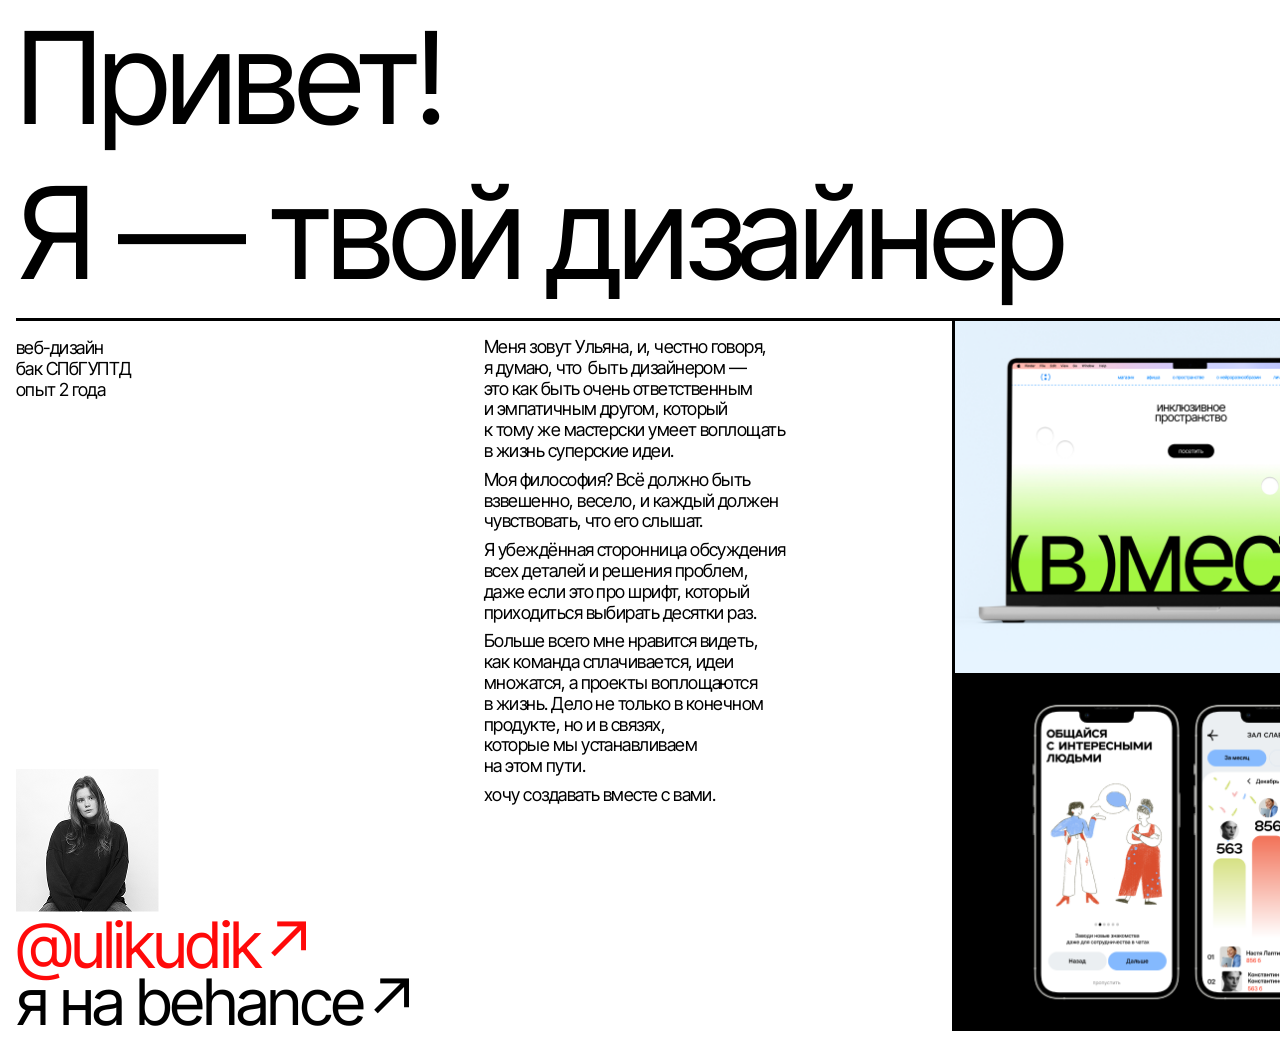
<file: index.html>
<!DOCTYPE html>
<html lang="ru">
<head>
  <meta charset="UTF-8" />
  <meta name="viewport" content="width=device-width, initial-scale=1.0" />

  <title>Uly K</title>

  <!-- Google Font -->
  <link href="https://fonts.googleapis.com/css2?family=Inter+Tight:wght@400&display=swap" rel="stylesheet">
  <!-- Украшаем вкладку вашим логотипом -->
  <link rel="icon" href="media/Ellipse 3423.png" type="image/png">



  <!-- CSS -->
  <link rel="stylesheet" href="css/main.css">
</head>

<body>

  <header class="header">
    <h1 class="header__title">Привет! Я&nbsp—&nbspтвой&nbspдизайнер</h1>
    <div class="header__line"></div>
  </header>

 <main class="scroll-container">
  <div class="grid">

    <!-- 1 колонка -->
    <section class="col col--about">
      <p class="about__meta">
        веб-дизайн<br>
        бак СПбГУПТД<br>
        опыт 2 года
      </p>

      <div class="about__bottom">
        <div class="about__avatar"> <img id="ul" src="media/UlyK.png" alt=""> </div>

        <div><a id="ulik" target="_blank" href="https://t.me/ulikudik">@ulikudik↗</a></div>
        <div class="about__contacts">
          <a target="_blank" href="https://www.behance.net/9a85e63d/projects">я на behance↗</a>
        </div>
        
      </div>
    </section>

    <!-- 2 колонка -->
    <section class="col col--bio">
      <div class="bio__text">
        <div><p>Меня зовут Ульяна, и,&nbspчестно говоря, я&nbspдумаю, что&nbsp быть дизайнером — это&nbspкак быть очень ответственным и&nbspэмпатичным другом, который к&nbspтому&nbspже&nbspмастерски умеет воплощать в&nbspжизнь суперские идеи. </p></div>
        <div><p>Моя философия? Всё должно быть взвешенно, весело, и каждый должен чувствовать, что его слышат. </p></div>
        <div><p>Я убеждённая сторонница обсуждения всех деталей и решения проблем, даже&nbspесли&nbspэто&nbspпро&nbspшрифт, который приходиться выбирать десятки раз. </p></div>
        <div><p>Больше всего мне нравится видеть, <br>как команда сплачивается, идеи множатся, а проекты воплощаются <br> в жизнь. Дело не только в конечном продукте, но и в связях,<br> которые мы устанавливаем <br>на этом пути.</p></div>
        <div><p>хочу создавать вместе с&nbspвами.</p></div>
      </div>
    </section>

    <section class="col col--F">

  <a class="card" href="vmeste.html">
    <p>Веб-сайт инклюзивного<br>пространства «(в)месте»</p>
    <img src="media/fvm.png" alt="">
  </a>
  
  <a class="card"  href="kamchat.html">
    <p>Мобильное приложение<br>для нетворкинга «КамЧат»</p>
    <img src="media/fkam.png" alt="">
  </a>

</section>


<section class="col col--4">

  <a class="card" href="slovo.html">
    <p>Сайт для музея славянской<br>письменности «слово»</p>
    <img src="media/fsl.png" alt="">
  </a>

  <a class="card"  href="enso.html">
    <p>Веб-трекер для отслеживания<br>продуктивности «enso»</p>
    <img src="media/fenso.png" alt="">
  </a>

</section>


<section class="col col--5">

  <a class="card"  href="tea.html">
    <p>Веб-сайт чайной<br>компании «teaspecialty»</p>
    <img src="media/ftea.png" alt="">
  </a>
  
  <a class="card"  href="luno.html">
    <p>Мобильное приложение<br>для робота «Luno»</p>
    <img src="media/fluno.png" alt="">
  </a>

</section>

    
     <!-- Колонка 3 -->
   



    <footer class="col col--footer">
      <h2>© 2026 <br> made by me</h2>
    </footer>

  
</main>

  <script type="module" src="js/main.js"></script>
</body>
</html>
</file>
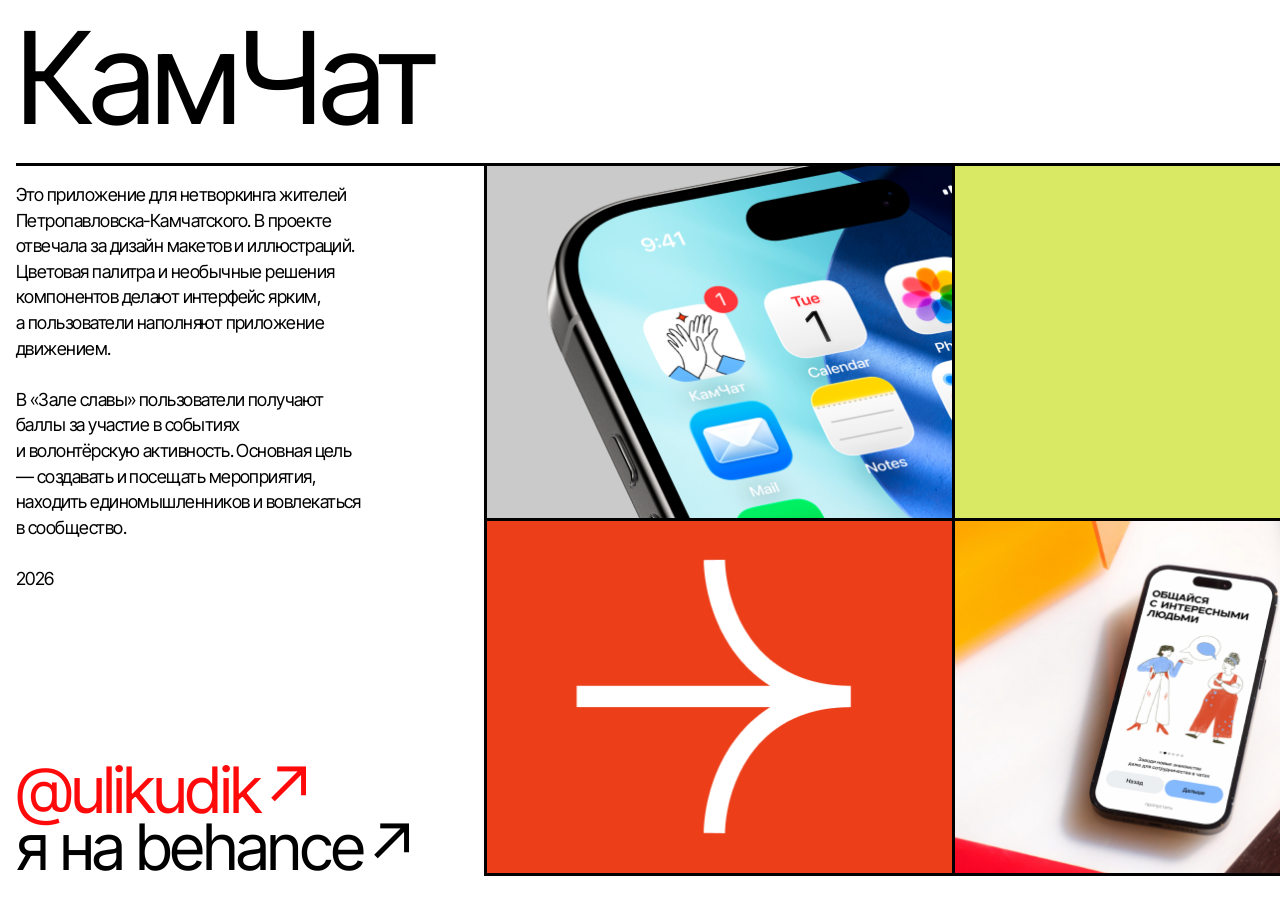
<file: kamchat.html>
<!DOCTYPE html>
<html lang="ru">
<head>
  <meta charset="UTF-8" />
  <meta name="viewport" content="width=device-width, initial-scale=1.0" />

  <title>Portfolio</title>

  <!-- Google Font -->
  <link href="https://fonts.googleapis.com/css2?family=Inter+Tight:wght@400&display=swap" rel="stylesheet">
  <link rel="icon" href="media/Ellipse 3423.png" type="image/png">
  <!-- CSS -->
  <link rel="stylesheet" href="css/main.css">
</head>

<body>

  <header class="header">
    <div class="shapka">
      <h1 class="header__title">КамЧат</h1>
      <a id="pr"  href="index.html">к другим проектам</a>
    </div>
    <div class="header__line"></div>
  </header>

 <main class="scroll-container">
  <div class="grid">

    <!-- 1 колонка -->
    <section class="col col--about">
      <div class="about__enso">
        <p>Это&nbsp;приложение для нетворкинга жителей Петропавловска-Камчатского. 
          В&nbsp;проекте отвечала за&nbsp;дизайн макетов и&nbsp;иллюстраций. 
          Цветовая палитра и&nbsp;необычные решения компонентов делают интерфейс ярким, 
          а&nbsp;пользователи наполняют приложение движением.<br><br>

          В&nbsp;«Зале славы» пользователи получают баллы за&nbsp;участие в&nbsp;событиях 
          и&nbsp;волонтёрскую активность. Основная цель — создавать и&nbsp;посещать 
          мероприятия, находить единомышленников и&nbsp;вовлекаться в&nbsp;сообщество.<br><br>
          2026
        </p>
      </div>

      <div class="about__bottom">
       

        <div><a id="ulik" target="_blank" href="https://t.me/ulikudik">@ulikudik↗</a></div>
        <div class="about__contacts">
          <a target="_blank" href="https://www.behance.net/9a85e63d/projects">я на behance↗</a>
        </div>
        
      </div>
    </section>

    
  
    <section class="col col--one">

      <div class="cardpro">
          
        <img src="media/kam/1.png" alt="">

      </div>
      <div class="cardpro">
          
        <img src="media/kam/2.png" alt="">

      </div>
        
    </section>    
   
    <section class="col col--one">

      <div class="cardpro">
          
        <img src="media/kam/3.png" alt="">

      </div>
      <div class="cardpro">
          
        <img src="media/kam/4.png" alt="">

      </div>
        
    </section>    
   
   
  
    

    <section class="col col--four">

      <div class="cardpro">
        <img src="media/kam/5.png" alt="">
      </div>
        
       
    </section> 
    
    <section class="col col--one">

         <div class="cardpro">
          
          <img  src="media/kam/6.png" alt="">
        </div>

        <div class="cardpro">
          
          <img src="media/kam/7.png" alt="">
        </div>

    </section> 
    
    

    <footer class="col col--fookam">

      <div class="team"> 
        <a class="sylk" target="_blank" href="https://rin4aym.github.io/Portfolio_rinata/index.html">Алёна Автореева</a>
        <a class="sylk" target="_blank" href="https://rin4aym.github.io/Portfolio_rinata/index.html">Рината Аймалетдинова</a>
        <a class="sylk" target="_blank" href="https://portfolio-vaskova-mila.tilda.ws/">Мила Васькова</a>
        <a class="sylk" target="_blank" href="https://merzlykovaksenia.vercel.app/">Ксения Мерзлякова</a>
        <a class="sylk" target="_blank" href="https://sait-portfolio-totskaya-olga.tilda.ws">Ольга Тоцкая</a>
        <p>и я!</p>

      </div>
    <a id="prj" target="_blank" href="https://www.figma.com/proto/EOreRC1uh6KQqAksMvKUAb/%D0%BA%D0%B0%D0%BC%D1%87%D0%B0%D1%82?node-id=80-483&t=3rL2xUFBFMjoMttY-1">узнать больше про проект↗</a>
    <h2>© 2026 <br> made by me</h2>
    </footer>

  </div>
</main>

  <script type="module" src="js/main.js"></script>
</body>
</html>
</file>
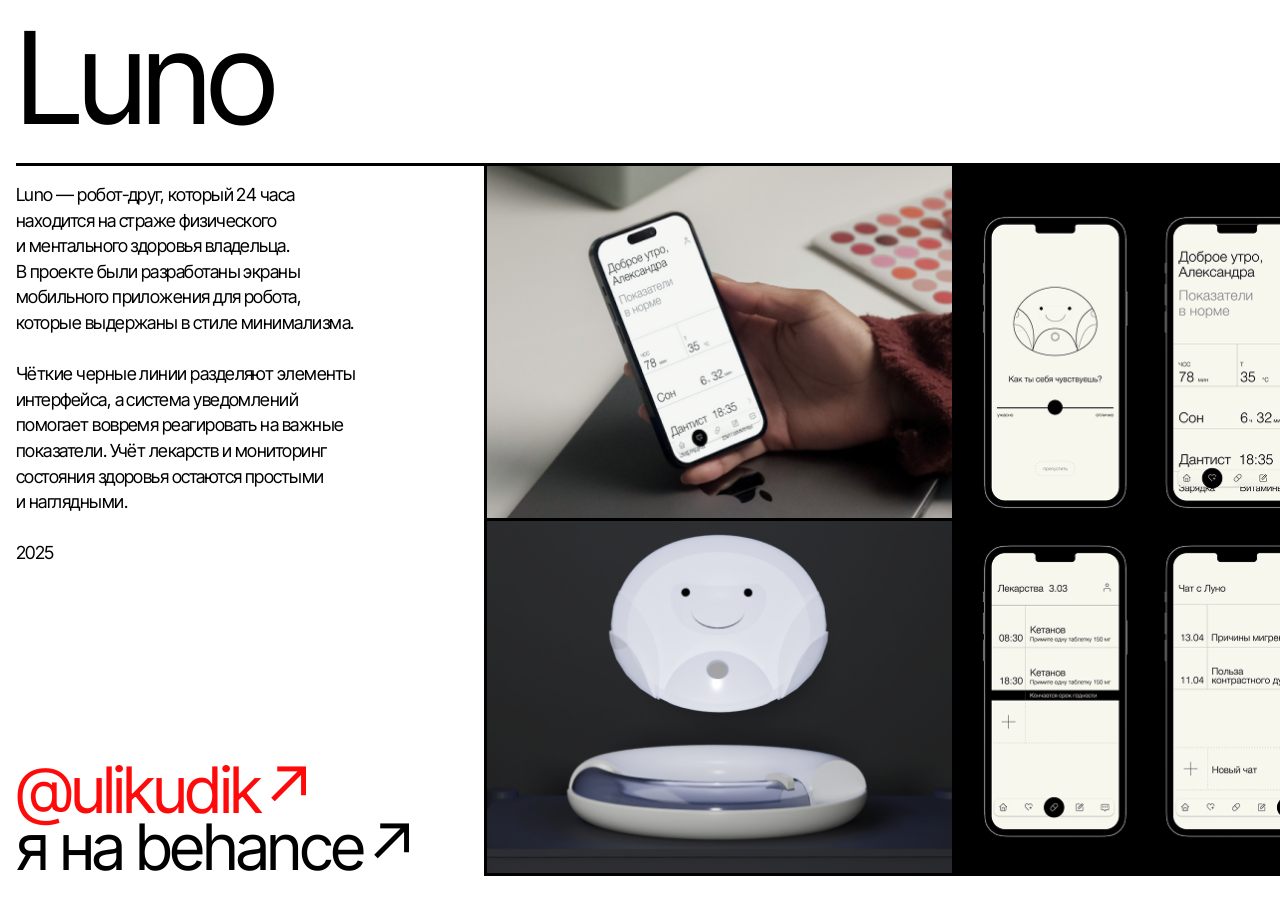
<file: luno.html>
<!DOCTYPE html>
<html lang="ru">
<head>
  <meta charset="UTF-8" />
  <meta name="viewport" content="width=device-width, initial-scale=1.0" />

  <title>Portfolio</title>

  <!-- Google Font -->
  <link href="https://fonts.googleapis.com/css2?family=Inter+Tight:wght@400&display=swap" rel="stylesheet">
  <link rel="icon" href="media/Ellipse 3423.png" type="image/png">
  <!-- CSS -->
  <link rel="stylesheet" href="css/main.css">
</head>

<body>

  <header class="header">
    <div class="shapka">
      <h1 class="header__title">Luno</h1>
      <a id="pr"  href="index.html">к другим проектам</a>
    </div>
    <div class="header__line"></div>
  </header>

 <main class="scroll-container">
  <div class="grid">

    <!-- 1 колонка -->
    <section class="col col--about">
      <div class="about__enso">
        <p>Luno&nbsp;— робот-друг, который 24&nbsp;часа находится на&nbsp;страже физического 
          и&nbsp;ментального здоровья владельца. В&nbsp;проекте были&nbsp;разработаны экраны 
          мобильного приложения для робота, которые выдержаны в&nbsp;стиле минимализма.<br><br>

          Чёткие черные линии разделяют элементы интерфейса, а&nbsp;система уведомлений 
          помогает вовремя реагировать на&nbsp;важные показатели. Учёт лекарств и&nbsp;мониторинг 
          состояния здоровья остаются простыми и&nbsp;наглядными.<br><br>
          2025
        </p>
      </div>

      <div class="about__bottom">
       

        <div><a id="ulik" target="_blank" href="https://t.me/ulikudik">@ulikudik↗</a></div>
        <div class="about__contacts">
          <a target="_blank" href="https://www.behance.net/9a85e63d/projects">я на behance↗</a>
        </div>
        
      </div>
    </section>

    
  
    <section class="col col--one">

      <div class="cardpro">
          
        <img src="media/luno/1.png" alt="">

      </div>
      <div class="cardpro">
          
        <img src="media/luno/2.png" alt="">

      </div>
        
    </section>    
   
   
   
  
    

    <section class="col col--four">

      <div class="cardpro">
        <img src="media/luno/3.png" alt="">
      </div>
        
       
    </section> 
    
    <section class="col col--5">

         <div class="cardpro">
          
          <img  src="media/luno/4.png" alt="">
        </div>

        <div class="cardpro">
          
          <img src="media/luno/5.png" alt="">
        </div>

    </section> 



    <footer class="col col--footea">
      <h2>© 2026 <br> made by me</h2>
    </footer>

  </div>
</main>

  <script type="module" src="js/main.js"></script>
</body>
</html>
</file>
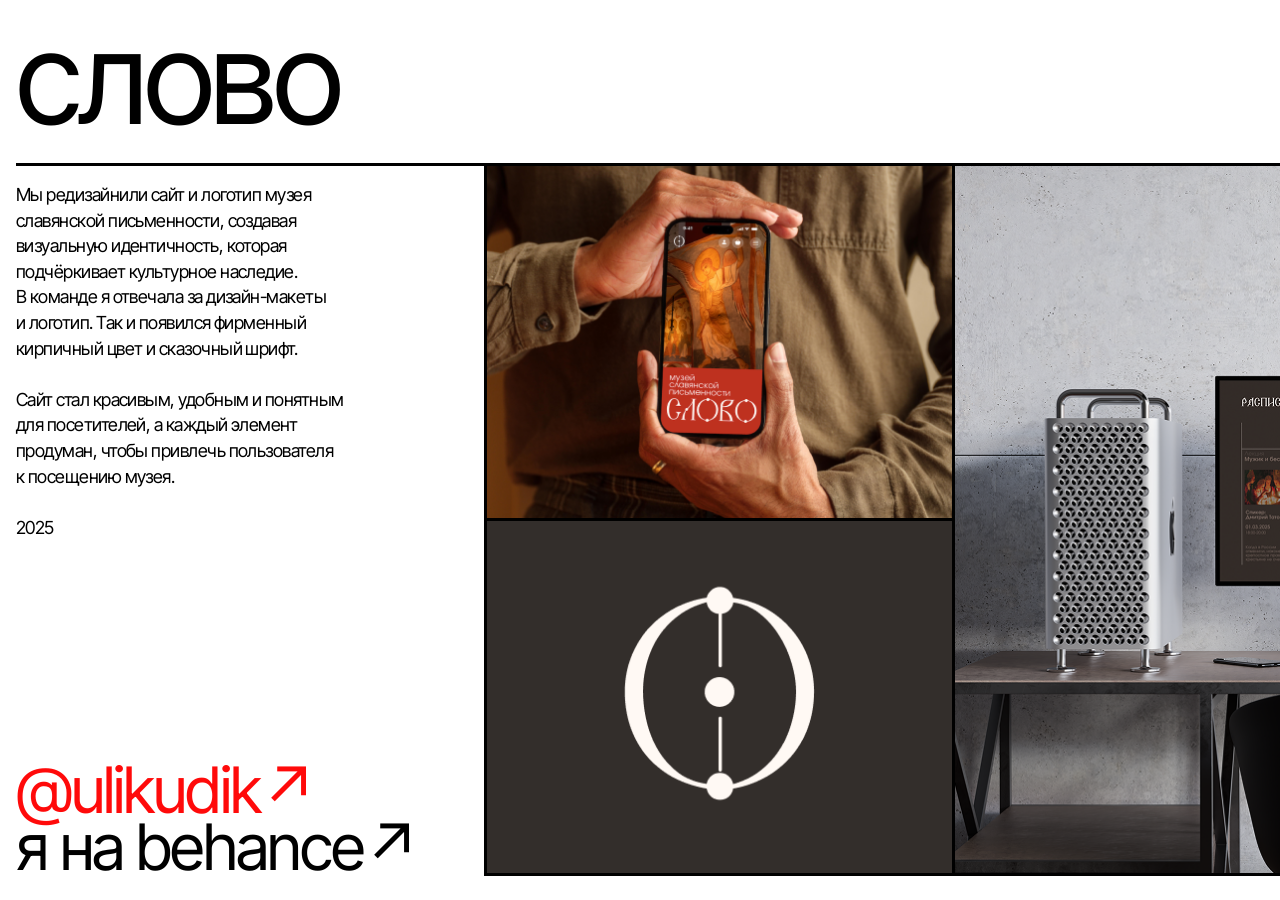
<file: slovo.html>
<!DOCTYPE html>
<html lang="ru">
<head>
  <meta charset="UTF-8" />
  <meta name="viewport" content="width=device-width, initial-scale=1.0" />

  <title>Portfolio</title>

  <!-- Google Font -->
  <link href="https://fonts.googleapis.com/css2?family=Inter+Tight:wght@400&display=swap" rel="stylesheet">
  <link rel="icon" href="media/Ellipse 3423.png" type="image/png">
  <!-- CSS -->
  <link rel="stylesheet" href="css/main.css">
</head>

<body>

  <header class="header">
    <div class="shapka">
      <h1 class="header__title">слово</h1>
      <a id="pr" href="index.html">к другим проектам</a>
    </div>
    <div class="header__line"></div>
  </header>

 <main class="scroll-container">
  <div class="grid">

    <!-- 1 колонка -->
    <section class="col col--about">
      <div class="about__enso">
        <p>Мы&nbsp;редизайнили сайт и&nbsp;логотип музея славянской письменности, 
          создавая визуальную идентичность, которая подчёркивает культурное наследие. 
          В&nbsp;команде я&nbsp;отвечала за&nbsp;дизайн-макеты и&nbsp;логотип.  
          Так&nbsp;и&nbsp;появился фирменный кирпичный цвет и&nbsp;сказочный шрифт.<br><br>

          Сайт стал красивым, удобным и&nbsp;понятным для посетителей, 
          а&nbsp;каждый элемент продуман, чтобы привлечь пользователя к&nbsp;посещению музея.<br><br>
          2025
        </p>
      </div>

      <div class="about__bottom">
       

        <div><a id="ulik" target="_blank" href="https://t.me/ulikudik">@ulikudik↗</a></div>
        <div class="about__contacts">
          <a target="_blank" href="https://www.behance.net/9a85e63d/projects">я на behance↗</a>
        </div>
        
      </div>
    </section>

    
  
    <section class="col col--one">

      <div class="cardpro">
          
        <img src="media/slovo/1.png" alt="">

      </div>
      <div class="cardpro">
          
        <img src="media/slovo/2.png" alt="">

      </div>
        
    </section>    
   
   
   
  
    

    <section class="col col--four">

      <div class="cardpro">
        <img src="media/slovo/3.png" alt="">
      </div>
        
       
    </section> 
    
    <section class="col col--both">

        <div class="cardpro">
          
          <img  src="media/slovo/4.png" alt="">
        </div>

       

    </section> 



   <footer class="col col--foos">

      <div class="team"> 
        <a class="sylk" target="_blank" href="https://rin4aym.github.io/Portfolio_rinata/index.html">Алёна Автореева</a>
        <a class="sylk" target="_blank" href="https://rin4aym.github.io/Portfolio_rinata/index.html">Рината Аймалетдинова</a>
        <a class="sylk" target="_blank" href="https://portfolio-vaskova-mila.tilda.ws/">Мила Васькова</a>
        <a class="sylk" target="_blank" href="https://merzlykovaksenia.vercel.app/">Ксения Мерзлякова</a>
        <a class="sylk" target="_blank" href="https://sait-portfolio-totskaya-olga.tilda.ws">Ольга Тоцкая</a>
        <p>и я!</p>

      </div>
      <a id="prj" target="_blank" href="https://www.figma.com/deck/SN5G1Xj0qpl2OOxmdfTE84/%D0%BF%D1%80%D0%B5%D0%B7%D0%B0-%D0%A0%D0%98%D0%A2%D0%9F?node-id=175-321&t=FJXSruZgOIkUNemq-1">узнать больше про проект↗</a>
      <h2>© 2026 <br> made by me</h2>
    </footer>

  </div>
</main>

  <script type="module" src="js/main.js"></script>
</body>
</html>
</file>
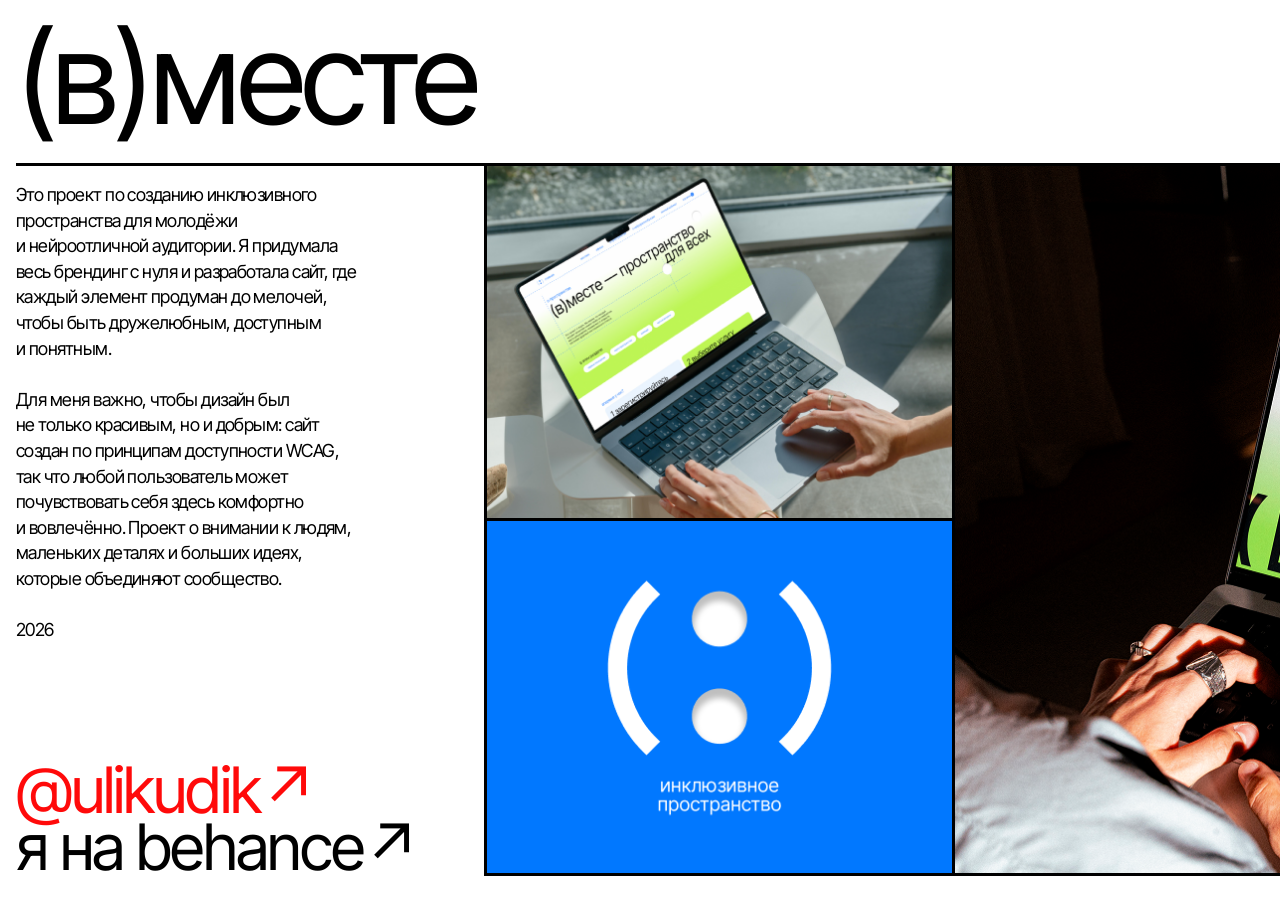
<file: vmeste.html>
<!DOCTYPE html>
<html lang="ru">
<head>
  <meta charset="UTF-8" />
  <meta name="viewport" content="width=device-width, initial-scale=1.0" />

  <title>Portfolio</title>

  <!-- Google Font -->
  <link href="https://fonts.googleapis.com/css2?family=Inter+Tight:wght@400&display=swap" rel="stylesheet">
  <link rel="icon" href="media/Ellipse 3423.png" type="image/png">
  <!-- CSS -->
  <link rel="stylesheet" href="css/main.css">
</head>

<body>

  <header class="header">
    <div class="shapka">
      <h1 class="header__title">(в)месте</h1>
      <a id="pr" href="index.html">к другим проектам</a>
    </div>
    <div class="header__line"></div>
  </header>

 <main class="scroll-container">
  <div class="grid">

    <!-- 1 колонка -->
    <section class="col col--about">
      <div class="about__enso">
        <p><!-- (в)месте -->
          Это&nbsp;проект по&nbsp;созданию инклюзивного пространства для&nbsp;молодёжи 
          и&nbsp;нейроотличной аудитории. Я&nbsp;придумала весь брендинг с&nbsp;нуля 
          и&nbsp;разработала сайт,&nbsp;где каждый элемент продуман до&nbsp;мелочей, 
          чтобы быть дружелюбным, доступным и&nbsp;понятным.<br><br>

          Для&nbsp;меня важно, чтобы дизайн был не&nbsp;только красивым, но&nbsp;и&nbsp;добрым: 
          сайт создан по&nbsp;принципам доступности WCAG, так&nbsp;что&nbsp;любой пользователь 
          может почувствовать себя здесь комфортно и&nbsp;вовлечённо. 
          Проект о&nbsp;внимании к&nbsp;людям, маленьких деталях и&nbsp;больших идеях, 
          которые объединяют сообщество.<br><br>
          2026
        </p>
      </div>

      <div class="about__bottom">
       

        <div><a id="ulik" target="_blank" href="https://t.me/ulikudik">@ulikudik↗</a></div>
        <div class="about__contacts">
          <a target="_blank" href="https://www.behance.net/9a85e63d/projects">я на behance↗</a>
        </div>
        
      </div>
    </section>

    
  
    <section class="col col--one">

      <div class="cardpro">
          
        <img src="media/vm/1.png" alt="">

      </div>
      <div class="cardpro">
          
        <img src="media/vm/2.png" alt="">

      </div>
        
    </section>    
   
   
   
  
    

    <section class="col col--four">

      <div class="cardpro">
        <img src="media/vm/3.png" alt="">
      </div>
        
       
    </section> 
    
    <section class="col col--both">

        <div class="cardpro">
          
          <img  src="media/vm/4.png" alt="">
        </div>

       

    </section> 



 

    <footer class="col col--footea">
      <h2>© 2026 <br> made by me</h2>
    </footer>


  </div>
</main>

  <script type="module" src="js/main.js"></script>
</body>
</html>
</file>
<file: css/main.css>
@import url('./base/reset.css');
@import url('./base/variables.css');
@import url('./base/typography.css');

@import url('./layout/header.css');
@import url('./layout/grid.css');

@import url('./components/card.css');
@import url('./components/about.css');


a, button, .card {
  cursor: url("/media/kursor.png"), pointer;
}

#pr {
  color:red;
}

#pr:hover {
  color:rgb(66, 21, 21);
}

#pr {
  opacity: 0;               /* изначально прозрачная */
  pointer-events: none;     /* чтобы нельзя было кликнуть, пока скрыта */
  transition: opacity 0.5s ease;  /* плавное проявление за 0.5s */
}

#pr.visible {
  opacity: 1;
  pointer-events: auto;     /* активна, когда видна */
}


/* ========================================
   МОБИЛЬНАЯ ВЕРСИЯ
   ======================================== */

@media (max-width: 768px) {
  
  html, body {
    overflow-x: hidden !important;
    overflow-y: auto !important;
  }
  
  .scroll-container {
    display: block !important;
    overflow-y: auto !important;
    overflow-x: hidden !important;
    height: auto !important;
    padding: 0 16px !important;
  }
  
  /* Заголовки */
  h1, .header__title {
    font-size: 48px !important;
  }
  
  h2 {
    font-size: 32px !important;
  }
  
  /* ГЛАВНАЯ СТРАНИЦА - сбрасываем всё */
  .grid {
    display: flex !important;
    flex-direction: column !important;
    width: 100% !important;
  }
  
  /* ВСЕ секции на главной - видимые */
  .grid > * {
    display: block !important;
    width: 100% !important;
    min-width: auto !important;
    max-width: 100% !important;
    grid-column: auto !important;
    grid-row: auto !important;
  }
  
  /* Секция обо мне */
  .col--about {
    padding-top: 16px !important;
    margin-bottom: 32px !important;
  }
  
  .about__bottom {
    display: flex !important;
    flex-direction: column !important;
    align-items: flex-start !important;
    gap: 16px !important;
  }
  
  .about__avatar img {
    width: 80px !important;
  }
  
  /* Секция bio */
  .col--bio {
    padding-right: 0 !important;
    margin-bottom: 32px !important;
  }
  
  /* ========================================
     ПРОЕКТЫ - ОБЯЗАТЕЛЬНО ВИДНЫ
     ======================================== */
  
  .col--F,
  .col--4,
  .col--5 {
    display: flex !important;
    flex-direction: column !important;
    gap: 24px !important;
    margin-bottom: 32px !important;
    visibility: visible !important;
    opacity: 1 !important;
  }
  
  .card {
    display: flex !important;
    flex-direction: column !important;
    width: 100% !important;
    border: none !important;
  }
  
  .card p {
    order: 1 !important;
    padding: 16px 0 12px 0 !important;
    font-size: 18px !important;
    display: block !important;
  }
  
  .card img {
    order: 2 !important;
    width: 100% !important;
    height: auto !important;
    display: block !important;
    position: relative !important;
  }
  
  /* Футер */
  .col--footer {
    display: flex !important;
    justify-content: flex-end !important;
    text-align: right !important;
    padding: 32px 0 !important;
    border-top: 3px solid black !important;
    margin-top: 32px !important;
  }
  
  /* --- СТРАНИЦЫ ПРОЕКТОВ --- */
  
  .gridenso {
    display: flex !important;
    flex-direction: column !important;
    width: 100% !important;
    gap: 0 !important;
  }
  
  .gridenso > * {
    width: 100% !important;
    margin: 0 !important;
  }
  
  /* Шапка проектов */
  .shapka {
    display: flex !important;
    flex-direction: column !important;
    align-items: flex-start !important;
    gap: 8px !important;
  }

  #ulik {
    font-size: 32px !important;

  }
  .about__contacts a {
    font-size: 32px !important;
  }

  #pr {
    font-size: 20px !important;
    opacity: 1 !important;
  }
  
  /* Фотографии - без расстояний */
  .cardpro {
    margin: 0 !important;
    padding: 0 !important;
    border: none !important;
  }
  
  .cardpro img {
    width: 100% !important;
    height: auto !important;
    display: block !important;
  }
  
  .col--one,
  .col--5 {
    gap: 0 !important;
  }
  
  .col--one .cardpro,
  .col--5 .cardpro {
    margin: 0 !important;
  }
  
  /* Отключаем след курсора */
  div[style*="position: fixed"][style*="pointer-events: none"] {
    display: none !important;
  }
}
</file>
